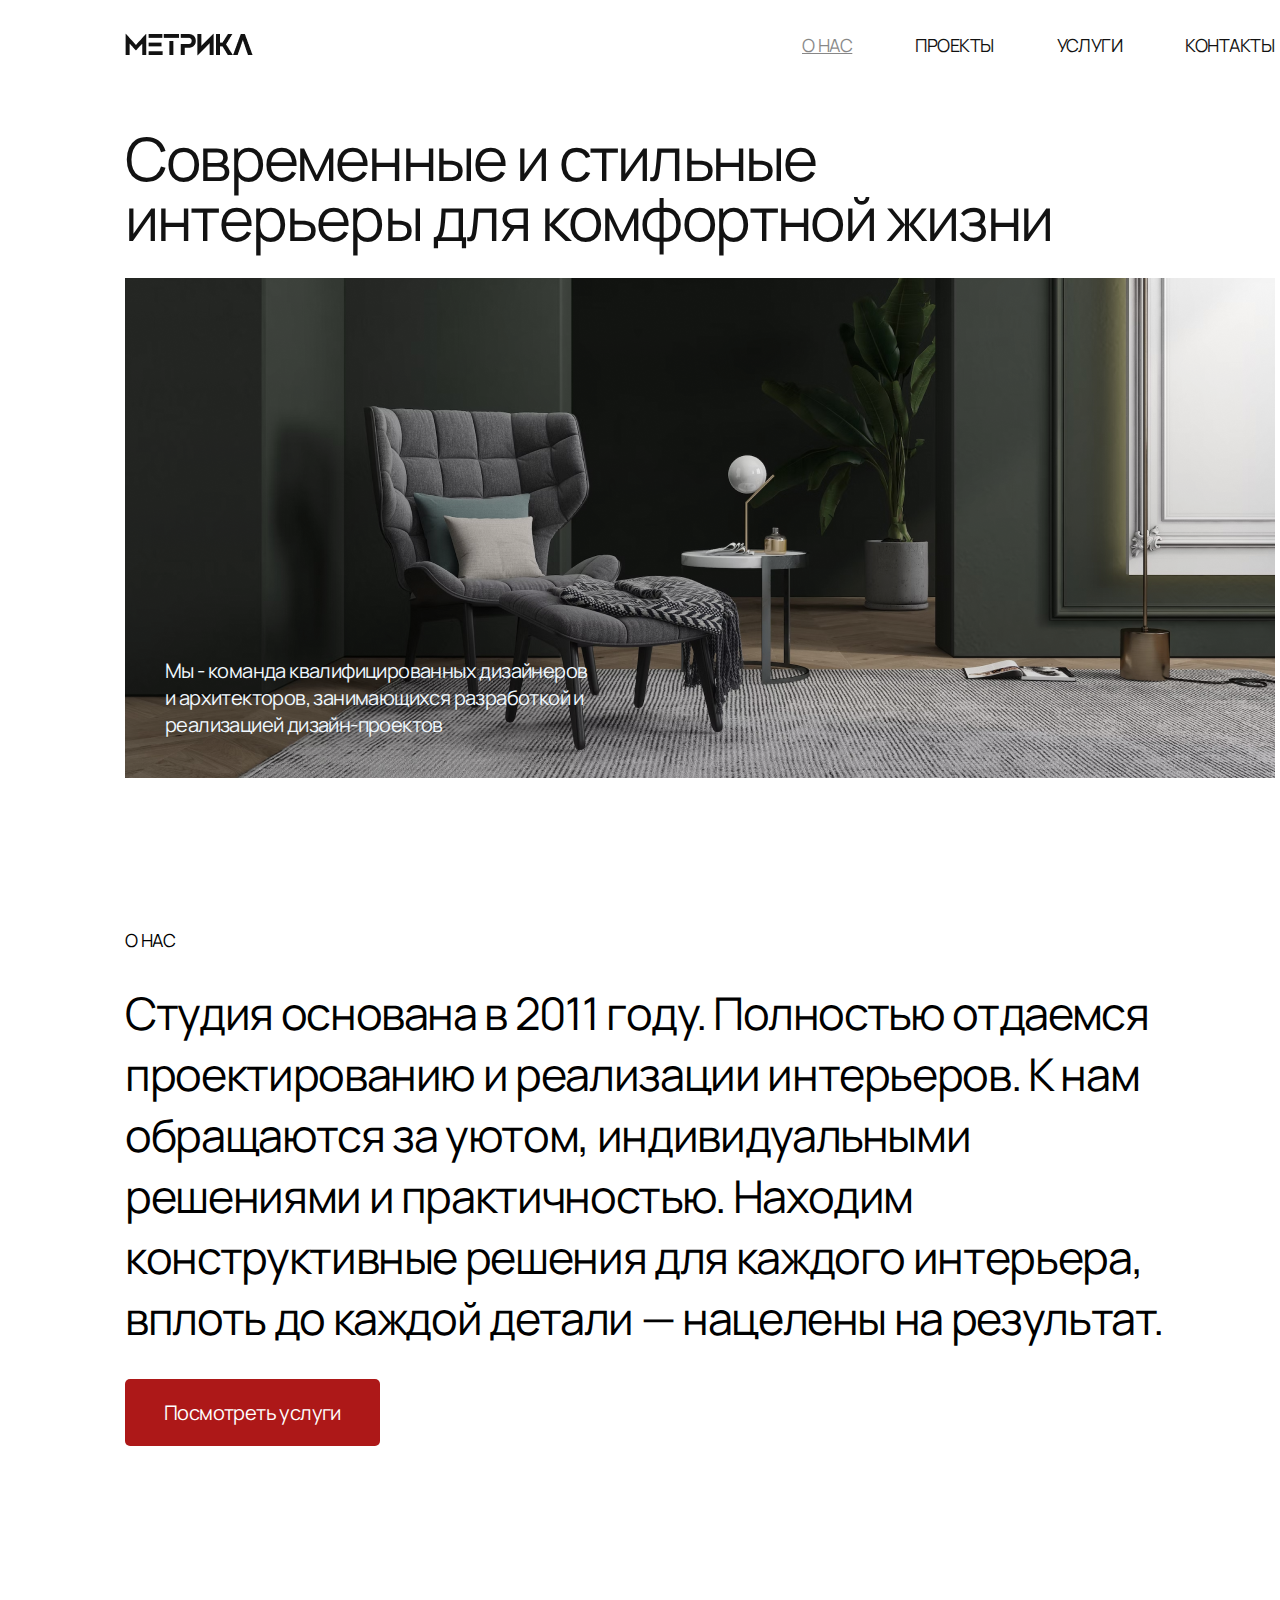
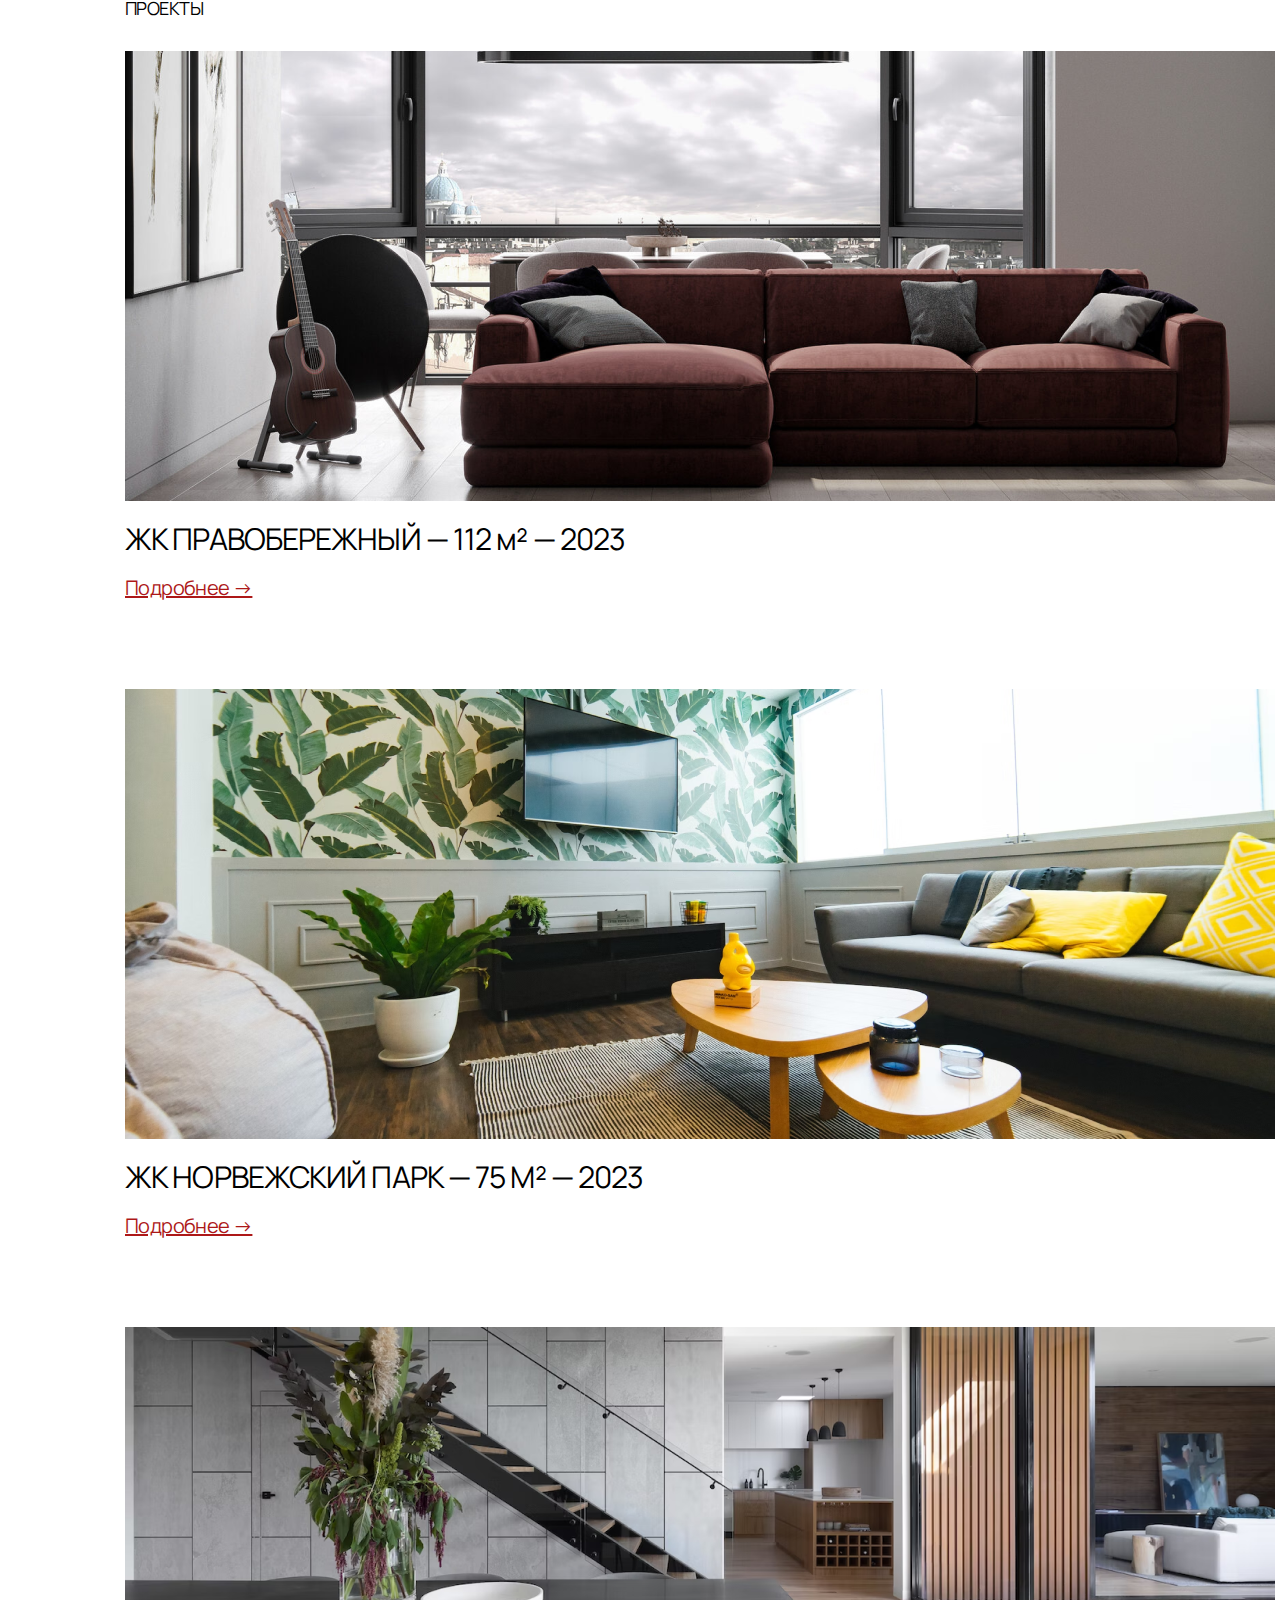
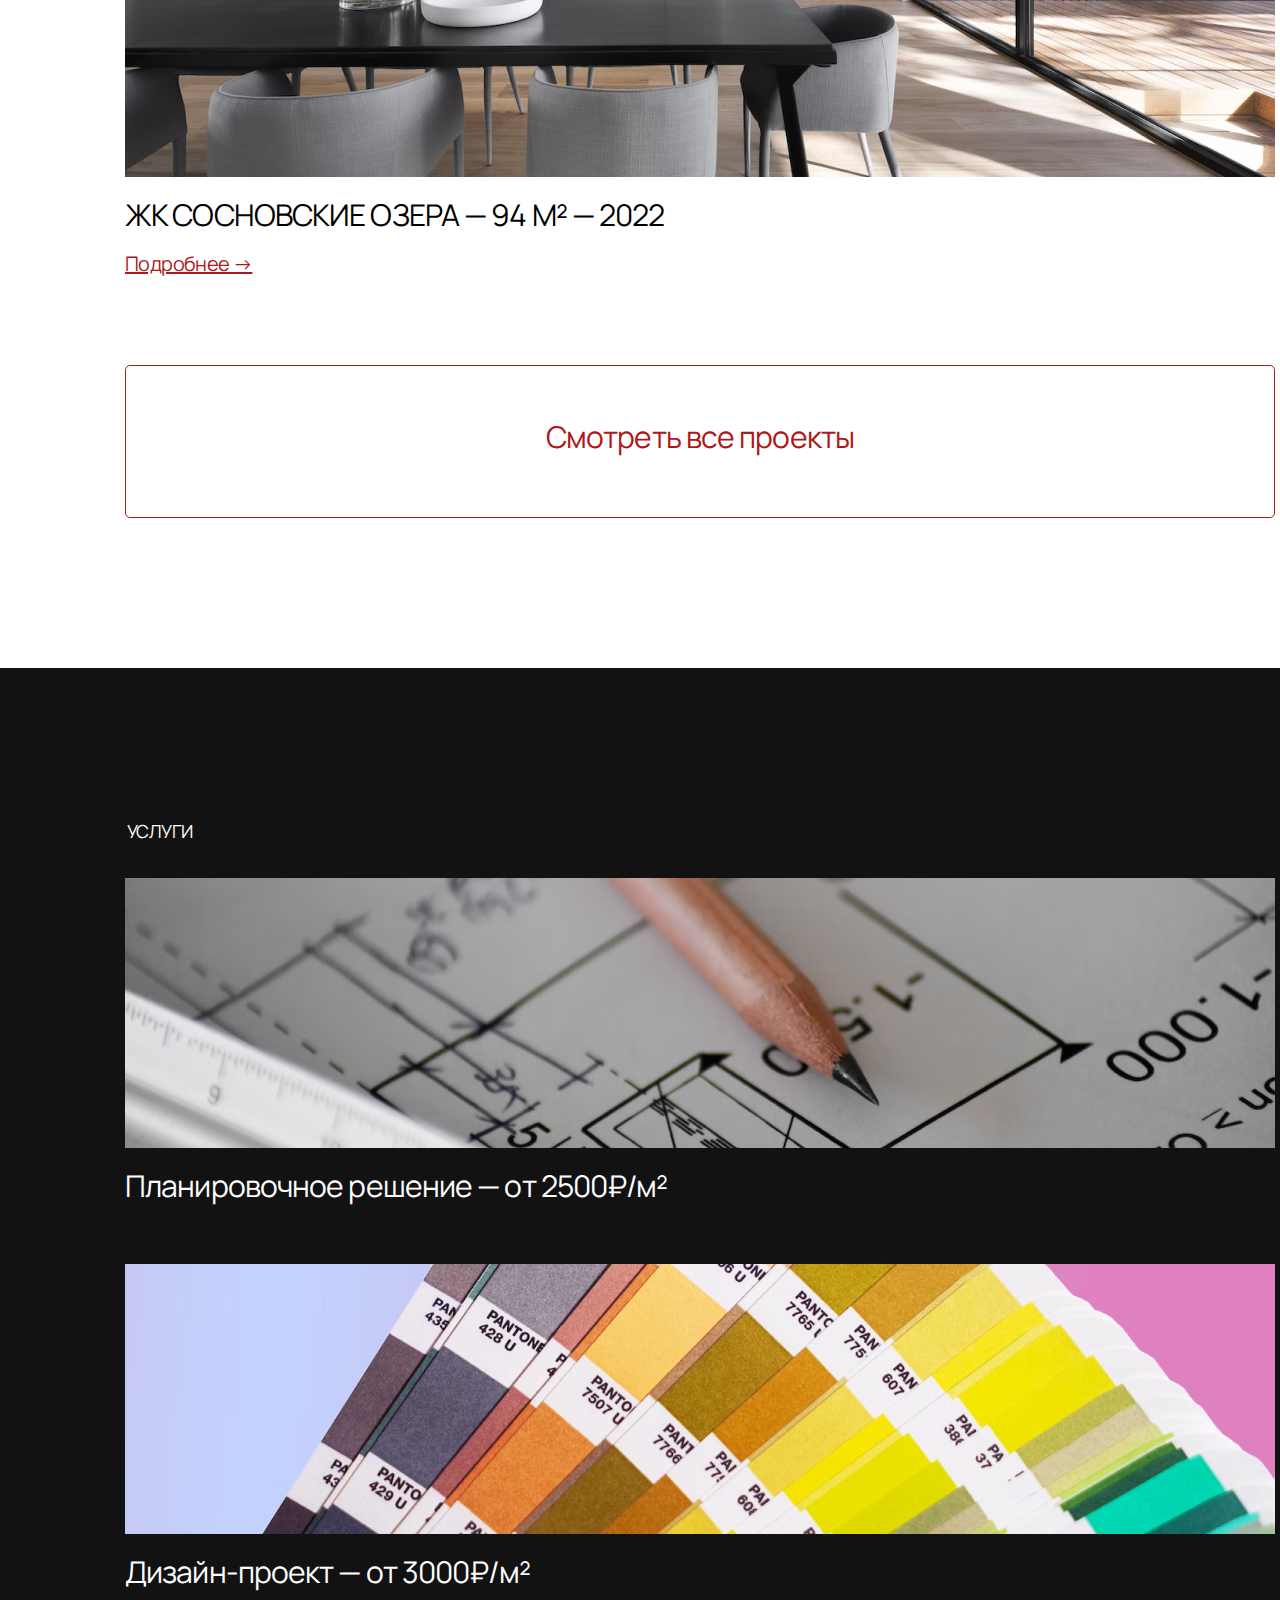
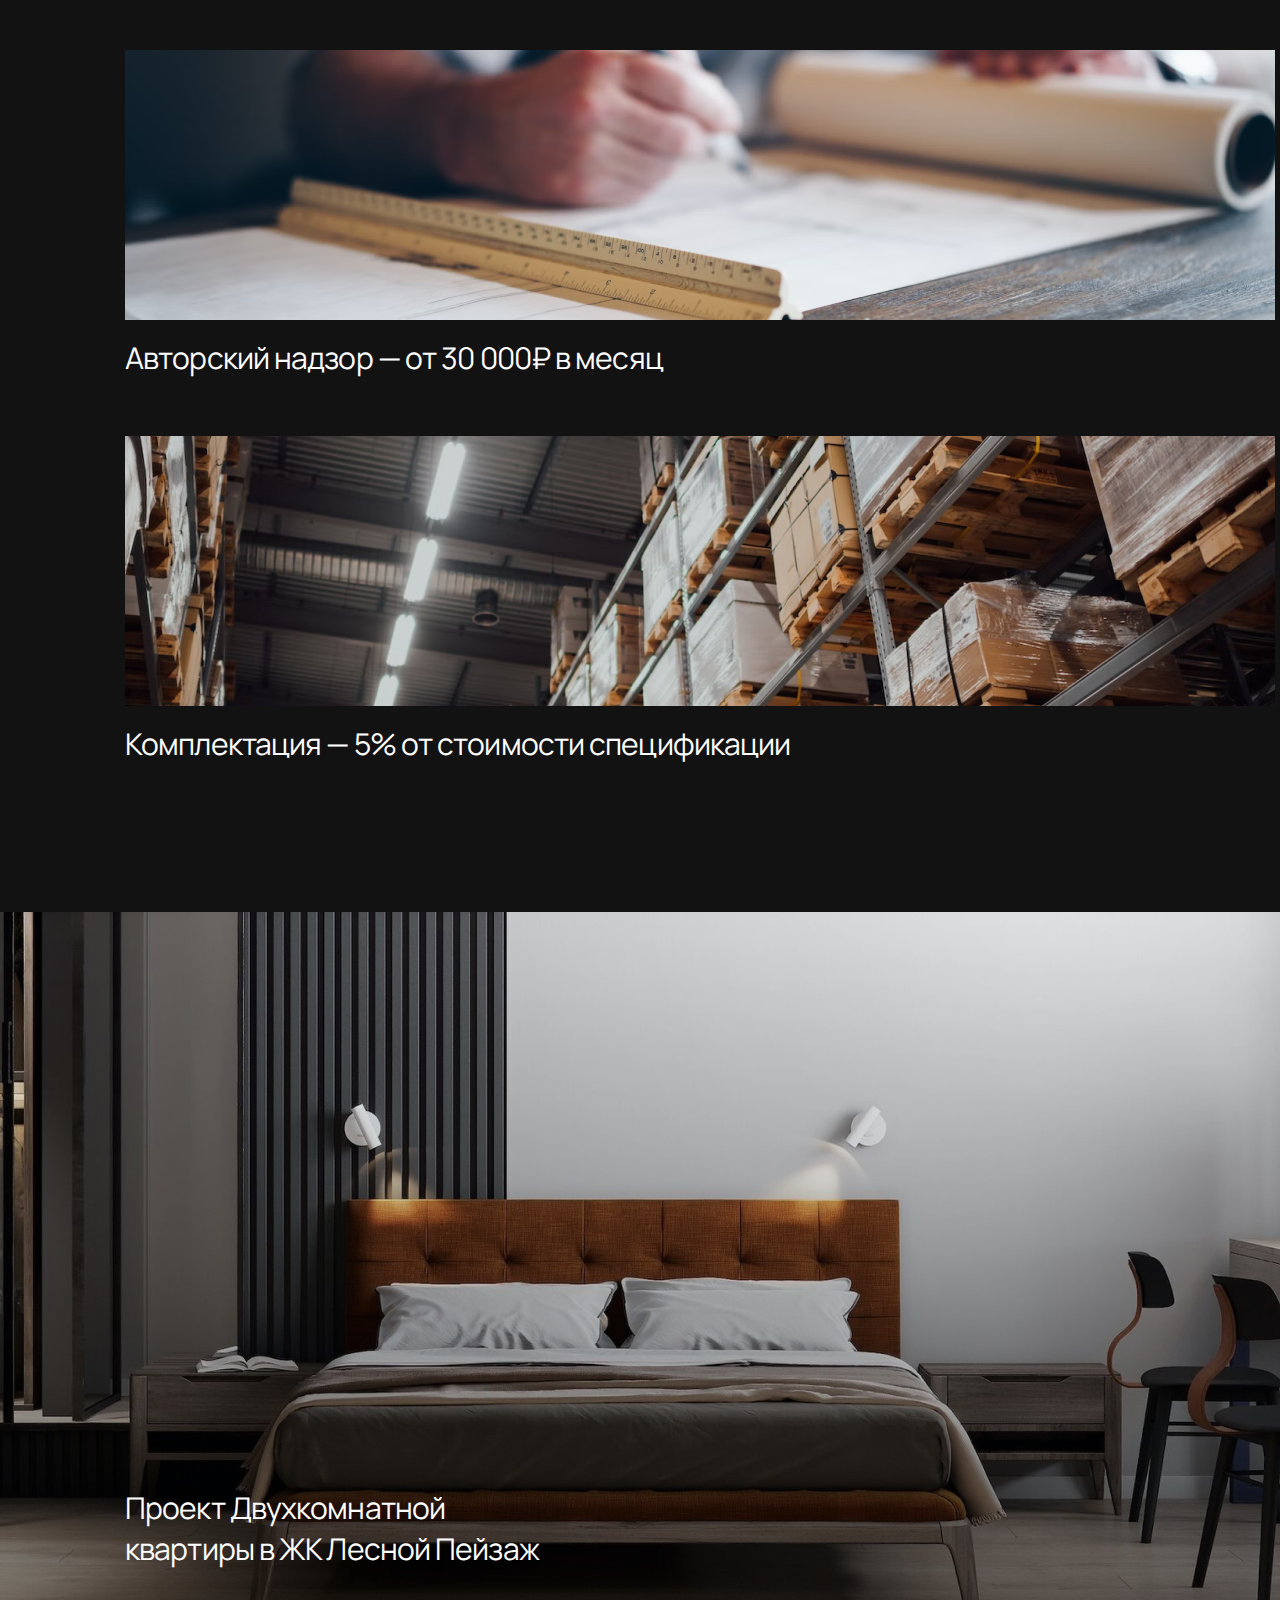
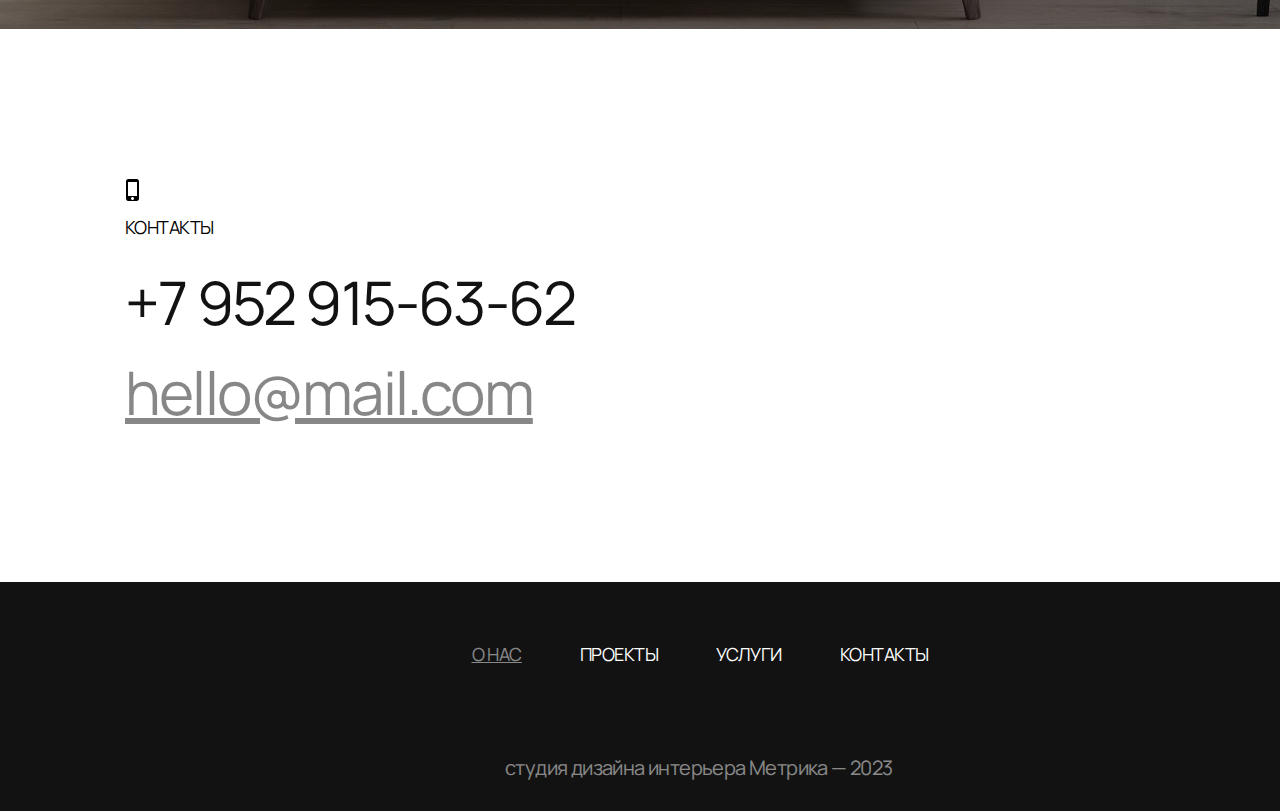
<file: index.html>
<!DOCTYPE html>
<html lang="ru">
  <head>
    <meta charset="UTF-8" />
    <title>Интерьеры</title>
    <link rel="stylesheet" href="styles/reset.css" />

    <link rel="preconnect" href="https://fonts.googleapis.com" />
    <link rel="preconnect" href="https://fonts.gstatic.com" crossorigin />
    <link
      href="https://fonts.googleapis.com/css2?family=Manrope:wght@200;300;400;500;600;700;800&display=swap"
      rel="stylesheet" />

    <link rel="stylesheet" href="styles/styles_01.css" />
  </head>
  <body>
    <header id="header" class="header">
      <div class="container">
        <div class="header__menu">
          <a class="header__logo" href="/"><img src="resources/pictures/00 HEADER-LOGO.png" alt="МЕТРИКА"/></a>
          <div class="menu">
            <a class="menu__link menu__link_active" href="#about">О НАС</a>
            <a class="menu__link" href="#projects">ПРОЕКТЫ</a>
            <a class="menu__link" href="#services">УСЛУГИ</a>
            <a class="menu__link" href="#contacts">КОНТАКТЫ</a>
          </div>
        </div>

      </div>
    </header>

    <main>
      <section id="presentation" class="presentation">
        <div class="container">
          <h1 class="presentation__title">
            Современные и стильные интерьеры для комфортной жизни
          </h1>
          <div class="presentation__image">
            <div class="presentation__text">
              <p1>
                Мы - команда квалифицированных дизайнеров и архитекторов,
                занимающихся разработкой и реализацией дизайн-проектов
              </p1>
            </div>
          </div>
        </div>
      </section>

      <section id="about" class="about">
        <div class="container">
            <h2 class="about__title">О НАС</h2>
            <p class="about__text">
              Студия основана в 2011 году. Полностью отдаемся проектированию и
              реализации интерьеров. К нам обращаются за уютом, индивидуальными
              решениями и практичностью. Находим конструктивные решения для
              каждого интерьера, вплоть до каждой детали — нацелены на
              результат.
            </p>
            <a class="about__btn" href="/">Посмотреть услуги</a>
        </div>
      </section>

      <section id="projects" class="projects">
        <div class="container">
          <div class="projects__title"><h2>ПРОЕКТЫ</h2></div>
          
          <div class="project">
            <img
              class="poject__img"
              src="resources/pictures/02 Project-1.png"
              alt="Err" />
            <p class="project__name">ЖК ПРАВОБЕРЕЖНЫЙ — 112 м² — 2023</p>
            <a class="project__details" href="/">Подробнее →</a>
          </div>

          <div class="project">
            <img
              class="poject__img"
              src="resources/pictures/03 Project-2.png"
              alt="Err" />
            <p class="project__name">ЖК НОРВЕЖСКИЙ ПАРК — 75 М² — 2023</p>
            <a class="project__details" href="/">Подробнее →</a>
          </div>

          <div class="project">
            <img
              class="poject__img"
              src="resources/pictures/04 Project-3.png"
              alt="Err" />
            <p class="project__name">ЖК СОСНОВСКИЕ ОЗЕРА — 94 М² — 2022</p>
            <a class="project__details" href="/">Подробнее →</a>
          </div>

          <div class="projects__all">
            <a class="projects__all-btn" href="/">Смотреть все проекты</a>
          </div>

        </div>
      </section>

      <section id="services" class="services">
        <div class="container">
          <div class="services__title"><h2>УСЛУГИ</h2></div>

          <div class="service">
            <img
              class="service__img"
              src="resources/pictures/05 Service-1.png"
              alt="Err" />
            <p class="service__name">Планировочное решение — от 2500₽/м²</p>
          </div>

          <div class="service">
            <img
              class="service__img"
              src="resources/pictures/06 Service-2.png"
              alt="Err" />
            <p class="service__name">Дизайн-проект — от 3000₽/м²</p>
          </div>

          <div class="service">
            <img
              class="service__img"
              src="resources/pictures/07 Service-3.png"
              alt="Err" />
            <p class="service__name">Авторский надзор — от 30 000₽ в месяц</p>
          </div>

          <div class="service">
            <img
              class="service__img"
              src="resources/pictures/08 Service-4.png"
              alt="Err" />
            <p class="service__name">
              Комплектация — 5% от стоимости спецификации
            </p>
          </div>
        </div>
      </section>
    
      <section id="project-example" class="project-example">
        <div class="container">
          <div class="project-example__picture">
            <div class="project-example__text">
              <p>Проект Двухкомнатной квартиры в ЖК Лесной Пейзаж</p>
            </div>
          </div>
        </div>
      </section>

      <section id="contacts" class="contacts">
        <div class="container">
          <p class="contacts__title">КОНТАКТЫ</p>
          <p class="contacts__phone-number">
            <a href="tel:+9529156362">+7 952 915-63-62</a>
          </p>
          <p class="contacts__email">
            <a href="mailto:hello@mail.com">hello@mail.com</a>
          </p>
        </div>
      </section>
    </main>

    <section id="footer" class="footer">
      <div class="container">
        <div class="footer-menu">
          <a class="footer-menu__link footer-menu__link_active" href="#about">О НАС</a>
          <a class="footer-menu__link" href="#projects">ПРОЕКТЫ</a>
          <a class="footer-menu__link" href="#services">УСЛУГИ</a>
          <a class="footer-menu__link" href="#contacts">КОНТАКТЫ</a>
        </div>
        <div class="footer-sign">
          <p>студия дизайна интерьера Метрика — 2023</p>
        </div>
      </div>
    </section>

  </body>
</html>
</file>
<file: styles/styles_01.css>
html {
    scroll-behavior: smooth;
}
body {
    font-family: 'Manrope', sans-serif;
    font-style: normal;
    font-weight: 400;
    margin: 0 auto;
}
.container {
    /* border: 1px solid red; */
    /* width: 100%; */
    width: 1400px;
    padding-left: 125px;
    padding-right: 125px;
    margin: 0 auto;
}
.header__menu {
    position: relative;
    width: 1150px;
    margin: 32.82px auto 70px auto;
}
.menu {
    position: absolute;
    display: inline-block;
    vertical-align: top;
    right: 1px;
}
.menu__link {
    margin-left: 60px;
    text-decoration: none;
    color: rgba(18, 18, 18, 1);
    font-size: 18px;
    font-weight: 400;
    line-height: 25px;
    letter-spacing: -0.03em;
    text-transform: uppercase;
}
.menu__link_active, .menu__link:hover {
    opacity: 50%;
    text-decoration: underline;
}
.presentation {
    margin: 0px auto 150px auto;
    width: 100%;
    height: 650px;
}
.presentation__title {
    color: rgba(18, 18, 18, 1);
    margin-bottom: 30px;
    width: 956px;
    height: 120px;

    font-size: 60px;
    font-weight: 400;
    line-height: 60px;
    letter-spacing: -0.03em;
    text-align: left;
}
.presentation__image {
    position: relative;
    width: 1150px;
    height: 500px;
    background-image: url('../resources/pictures/01\ Header.png');
    background-size: contain;
    background-repeat: no-repeat;
}
.presentation__text {
    position: absolute;
    bottom: 40px;
    left: 40px;
    width: 435px;
    height: 81px;

    font-family: "Manrope", sans-serif;
    color: aliceblue;
    font-size: 20px;
    font-weight: 400;
    line-height: 27.32px;
    letter-spacing: -0.6px;
}
.about {
    margin: 0px auto 150px auto;
    width: 100%;
    height: 518px;
}
.about__title {
    margin-bottom: 30px;
    font-size: 18px;
    font-weight: 400;
    line-height: 25px;
    letter-spacing: -0.03em;
}
.about__text {
    margin-bottom: 30px;
    width: 1048px;
    height: 366px;

    font-size: 45px;
    font-weight: 400;
    line-height: 61px;
    letter-spacing: -0.03em;
}
.about__btn {
    display: block;
    background-color: rgba(173, 24, 24, 1);
    padding: 20px, 40px, 20px, 40px;
    width: 255px;
    height: 67px;
    border-radius: 5px;
    gap: 10px;

    cursor: pointer;
    text-decoration: none;
    font-size: 20px;
    font-weight: 400;
    line-height: 67px;
    letter-spacing: -0.03em;
    text-align: center;
    color: rgba(255, 255, 255, 1);
}
.projects {
    margin: 0px auto 150px auto;
    width: 100%;
    height: 2122px;
}
.projects__title {
    margin-bottom: 30px;
    font-size: 18px;
    font-weight: 400;
    line-height: 25px;
    letter-spacing: -0.03em;
}
.project {
    margin-bottom: 90px;
    width: 1150px;
    height: 548px;
}
.poject__img {
    margin-bottom: 15px;
    width: 1150px;
    height: 450px;
    background-size: contain;
    background-repeat: no-repeat;
}
.project__name {
    margin-bottom: 15px;
    font-size: 30px;
    font-weight: 400;
    line-height: 41px;
    letter-spacing: -0.03em;
}
.project__details {
    cursor: pointer;
    font-size: 20px;
    font-weight: 400;
    line-height: 27px;
    letter-spacing: -0.03em;
    color: rgba(173, 24, 24, 1);   
}
.projects__all-btn {
    padding-top: 56px;
    border: 1px solid rgba(173, 24, 24, 1);
    color: rgba(173, 24, 24, 1);
    display: block;
    text-decoration: none;
    width: 100%;
    height: 153px;
    font-size: 30px;
    font-weight: 400;
    border-radius: 5px;
    letter-spacing: -0.03em;
    text-align: center;
}
.projects__all-btn:hover {
    color: white;
    background-color: rgba(173, 24, 24, 1);
}
.services {
    background-color: rgba(18, 18, 18, 1);
    background-size: cover;
    margin: 0 auto;
    padding-top: 151px;
    width: 100%;
    height: 1844px;
}
.services__title {
    margin-bottom: 34px;
    margin-left: 2px;
    width: 1150px;
    height: 25px;

    color: white;
    font-size: 18px;
    font-weight: 400;
    line-height: 25px;
    letter-spacing: -0.03em;
}
.service {
    height: 326px;
    margin-bottom: 60px;
}
.service__img {
    margin-bottom: 15px;
    width: 1150px;
    height: 270px;
    background-size: contain;
    background-repeat: no-repeat;
}
.service__name {
    color: white;
    font-size: 30px;
    font-weight: 400;
    line-height: 41px;
    letter-spacing: -0.03em;
}
.project-example {
    position: relative;
    height: 717px;
    background-image: url('../resources/pictures/09\ PreTailPicture.png');
    background-repeat: no-repeat;
    background-size: cover;
    background-position: 50% 50%;
}
.project-example__text {
    position: absolute;
    bottom: 60px;
    width: 443px;
    height: 82px;

    color: white;
    font-size: 30px;
    font-weight: 400;
    line-height: 41px;
    letter-spacing: -0.03em;
}
.contacts {
    margin-bottom: 155px;
    padding-top: 186px;
    height: 398px;
}
.contacts__title {
    position: relative;
    margin-bottom: 32px;
    width: 90px;
    height: 25px;

    font-size: 18px;
    font-weight: 400;
    line-height: 25px;
    letter-spacing: -0.03em;
}
.contacts__title:before {
    display: block;
    position: absolute;
    top: -37px;
    left: -4px;
    width: 24px;
    height: 24px;
    content: '';
    background-image: url('../resources/pictures/10\ contacts-phone.png');
    background-size: cover;
    background-repeat: no-repeat;
    background-position: 50% 50%;
}
.contacts__phone-number {
    margin-bottom: 30px;
    width: 472px;
    height: 60px;
}
.contacts__phone-number a {
    text-decoration: none;
    color: rgba(18, 18, 18, 1);
    font-size: 60px;
    font-weight: 400;
    line-height: 60px;
    letter-spacing: -0.03em;
}
.contacts__email {
    width: 412px;
    height: 60px;
}
.contacts__email a {
    text-decoration: none;
    color: rgba(18, 18, 18, 1);
    font-size: 60px;
    font-weight: 400;
    line-height: 60px;
    letter-spacing: -0.03em;
    text-decoration: underline;
    opacity: 50%;
}
.footer {
    background-color: rgba(18, 18, 18, 1);
    position: relative;
    margin: 0 auto;
    padding-top: 60px;
    height: 229px;
    text-align: center;
}
.footer-menu {
    margin: 0px auto 87px auto;
    top: 60px;
    width: 600px;
    height: 25px;
}
.footer-menu__link {
    text-decoration: none;
    color: white;
    font-size: 18px;
    font-weight: 400;
    line-height: 25px;
    letter-spacing: -0.03em;
    margin-right: 55px;
}
.footer-menu__link_active, .footer-menu__link:hover {
    opacity: 50%;
    text-decoration: underline;
}
.footer-menu__link:nth-last-child(1) {
    margin-right: 0px;
}
.footer-sign {
    margin: 0px auto 30px auto;
    width: 390px;
    height: 27px;

    color: white;
    font-size: 20px;
    font-weight: 400;
    line-height: 27px;
    letter-spacing: -0.03em;
    text-align: left;
    opacity: 50%;
}
</file>
